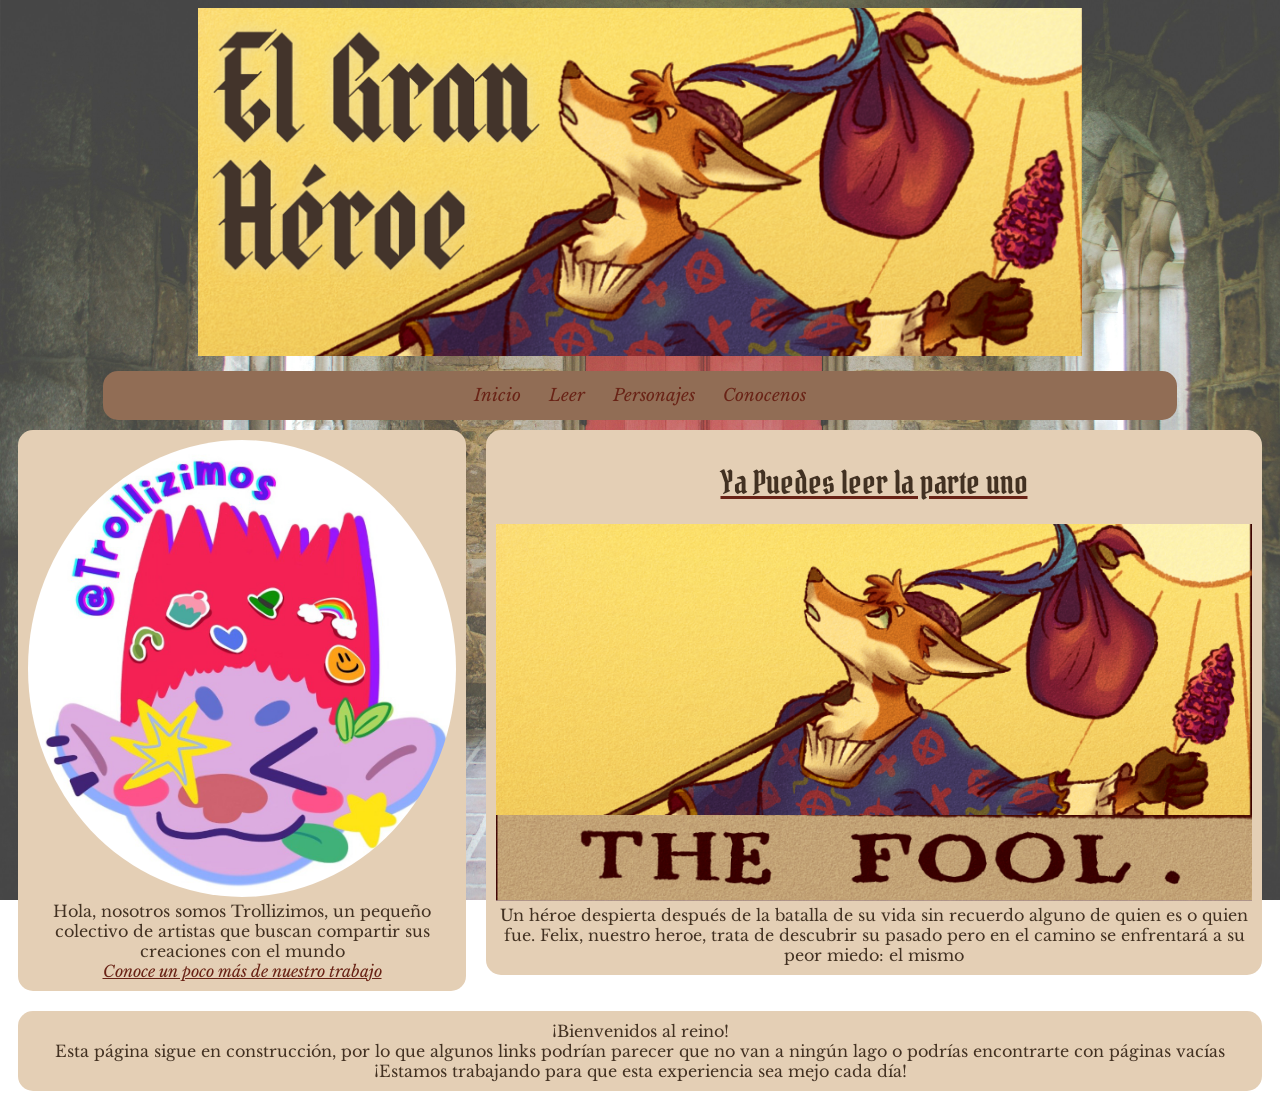
<file: index.html>
<!DOCTYPE html>
<html>
    <head>
    <meta charset="UTF-8">
    <meta name="viewport" content="width=device-width, initial-scale=1.0">
    <title>Home</title>
    <link rel="stylesheet" href="https://smutbean.github.io/elgranheroe/style.css">
    </head>

    <body class="fondomain">
        <img src="https://smutbean.github.io/elgranheroe/assets/GranHeoreBanner.png" class="bannerprinc">

        <div class="navbar">
            <a href="https://smutbean.github.io/elgranheroe/index.html"> Inicio </a> 
            <a href="https://smutbean.github.io/elgranheroe/leer.html"> Leer </a>
            <a href="https://smutbean.github.io/elgranheroe/personajes.html"> Personajes </a> 
            <a href="https://smutbean.github.io/elgranheroe/conocenos.html"> Conocenos </a>
        </div>
        
        <div class="cont1">
            <div class="seccion1">
                <img class="logotroll" src="https://smutbean.github.io/elgranheroe/assets/trollizimoslogo.jpeg">
                Hola, nosotros somos Trollizimos, un pequeño colectivo de artistas que buscan compartir sus creaciones con el mundo
                <br>
                <a href="https://smutbean.github.io/elgranheroe/conocenos.html">Conoce un poco más de nuestro trabajo</a>
            </div>
            <div class="seccion">
                <a href="p1.html"><h1>Ya Puedes leer la parte uno</h1></a>
                
                <img src="https://smutbean.github.io/elgranheroe/img/previewcap1.png">
                
                Un héroe despierta después de la batalla de su
vida sin recuerdo alguno de quien es o quien
fue. Felix, nuestro heroe, trata de descubrir su
pasado pero en el camino se enfrentará a su
peor miedo: 

el mismo
            </div>
            </div>

            <div class="cont1">
            <div class="seccion">
                ¡Bienvenidos al reino!
                <br>
                Esta página sigue en construcción, por lo que algunos links podrían parecer que no van a ningún lago o podrías encontrarte con páginas vacías
                <br>
                ¡Estamos trabajando para que esta experiencia sea mejo cada día!
            </div>
            </div>

        </div>

    </body>
</html>
</file>
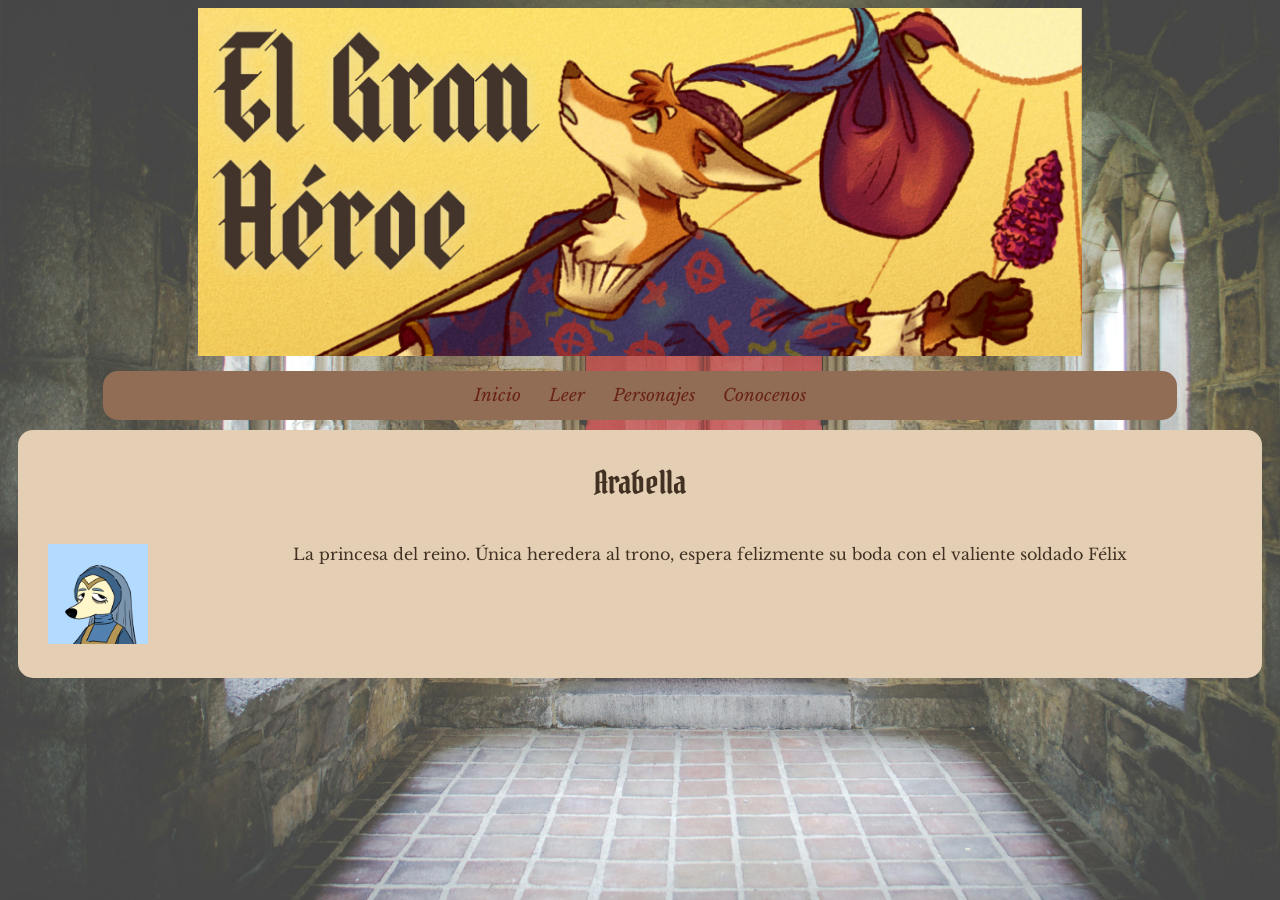
<file: Arabella.html>
<!DOCTYPE html>
<html>
    <head>
    <meta charset="UTF-8">
    <meta name="viewport" content="width=device-width, initial-scale=1.0">
    <title>Arabella</title>
    <link rel="stylesheet" href="https://smutbean.github.io/elgranheroe/style.css">
    </head>

    <body class="fondomain">
        <img src="https://smutbean.github.io/elgranheroe/assets/GranHeoreBanner.png" class="bannerprinc">

        <div class="navbar">
            <a href="https://smutbean.github.io/elgranheroe/index.html"> Inicio </a> 
            <a href="https://smutbean.github.io/elgranheroe/leer.html"> Leer </a>
            <a href="https://smutbean.github.io/elgranheroe/personajes.html"> Personajes </a> 
            <a href="https://smutbean.github.io/elgranheroe/conocenos.html"> Conocenos </a>
        </div>
        <div class="cont1">
            <div class="seccion">
                <h1>Arabella</h1>

                <div class="cont1">
                    <div class="seccion2">
                        <img src="https://smutbean.github.io/elgranheroe/assets/Arabella-pfp.png">
                    </div>
                    <div class="seccion">
                 La princesa del reino. Única heredera al trono, espera felizmente su boda con el valiente soldado Félix

                    </div>
                </div>

            </div>

        </div>

    </body>
</html>
</file>
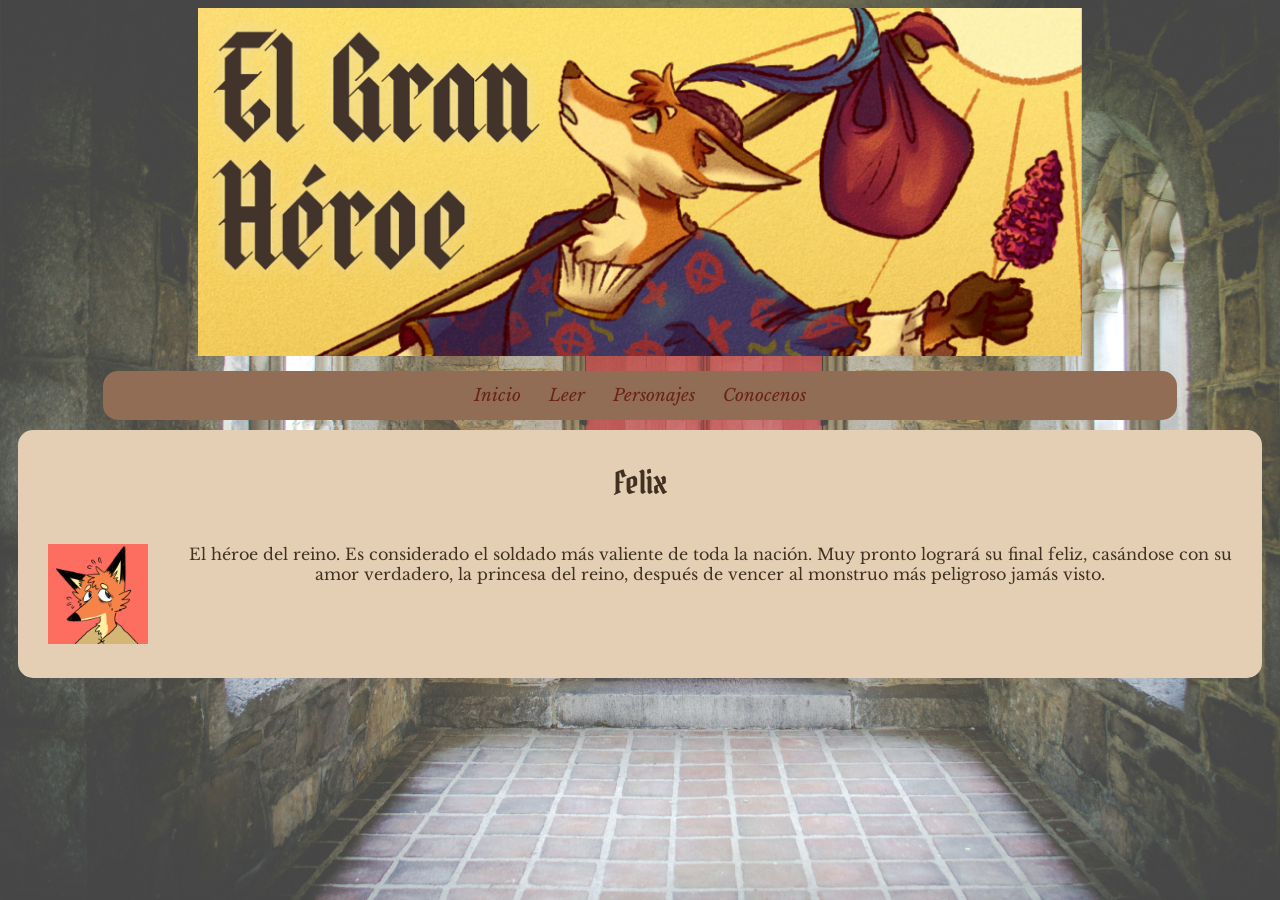
<file: Felix.html>
<!DOCTYPE html>
<html>
    <head>
    <meta charset="UTF-8">
    <meta name="viewport" content="width=device-width, initial-scale=1.0">
    <title>Arabella</title>
    <link rel="stylesheet" href="https://smutbean.github.io/elgranheroe/style.css">
    </head>

    <body class="fondomain">
        <img src="https://smutbean.github.io/elgranheroe/assets/GranHeoreBanner.png" class="bannerprinc">

        <div class="navbar">
            <a href="https://smutbean.github.io/elgranheroe/index.html"> Inicio </a> 
            <a href="https://smutbean.github.io/elgranheroe/leer.html"> Leer </a>
            <a href="https://smutbean.github.io/elgranheroe/personajes.html"> Personajes </a> 
            <a href="https://smutbean.github.io/elgranheroe/conocenos.html"> Conocenos </a>
        </div>
        <div class="cont1">
            <div class="seccion">
                <h1>Felix</h1>

                <div class="cont1">
                    <div class="seccion2">
                        <img src="https://smutbean.github.io/elgranheroe/assets/Felix-pfp.png">
                    </div>
                    <div class="seccion">
                 El héroe del reino. Es considerado el soldado más valiente de toda la nación. 
                        Muy pronto logrará su final feliz, casándose con su amor verdadero, la princesa del reino, 
                        después de vencer al monstruo más peligroso jamás visto.

                    </div>
                </div>

            </div>

        </div>

    </body>
</html>
</file>
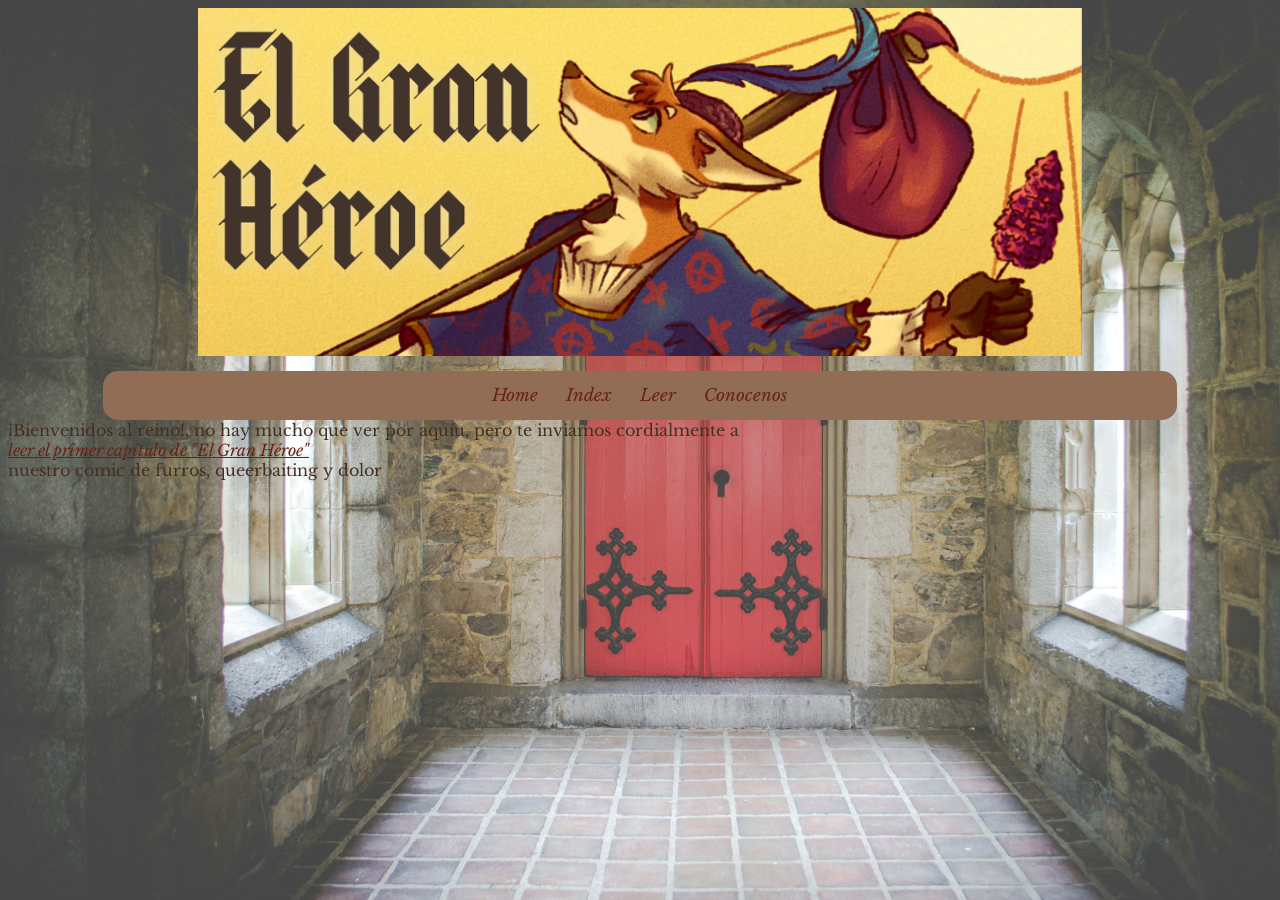
<file: home.html>
<!DOCTYPE html>
<html>
    <head>
    <meta charset="UTF-8">
    <meta name="viewport" content="width=device-width, initial-scale=1.0">
    <title>Home</title>
    <link rel="stylesheet" href="https://smutbean.github.io/elgranheroe/style.css">
    </head>

    <body class="fondomain">
        <img src="https://smutbean.github.io/elgranheroe/assets/GranHeoreBanner.png" class="bannerprinc">

        <div class="navbar">
            <a href="https://smutbean.github.io/elgranheroe/home.html"> Home </a> 
            <a href="https://smutbean.github.io/elgranheroe/index.html"> Index </a> 
            <a href="https://smutbean.github.io/elgranheroe/leer.html"> Leer </a>
            <a href="https://smutbean.github.io/elgranheroe/conocenos.html"> Conocenos </a>
        </div>

        <div class="caja">
            ¡Bienvenidos al reino!, no hay mucho que ver por aquíu, pero te inviamos cordialmente a <br>
            <a href="https://smutbean.github.io/elgranheroe/leer.html"> leer el primer capítulo de "El Gran Héroe"</a>
            <br>nuestro comic de furros, queerbaiting y dolor
        </div>

    </body>
</html>
</file>
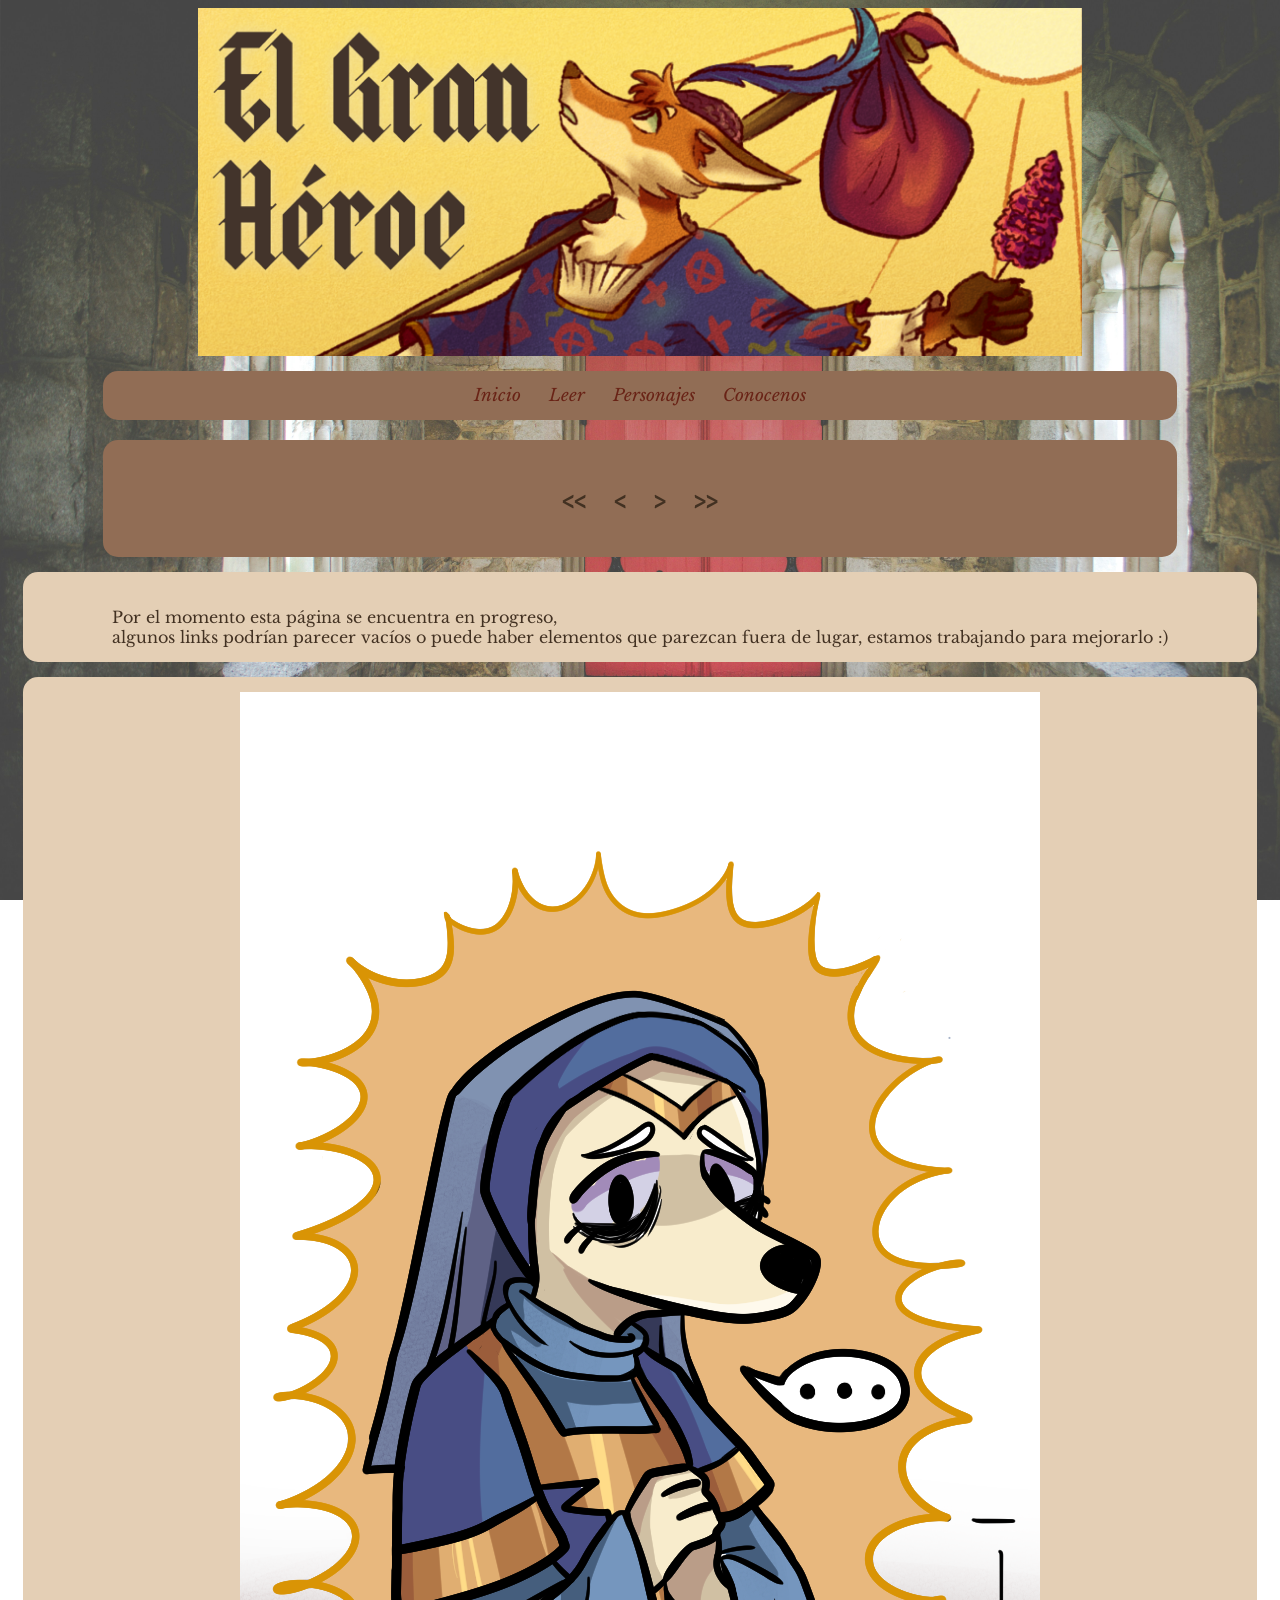
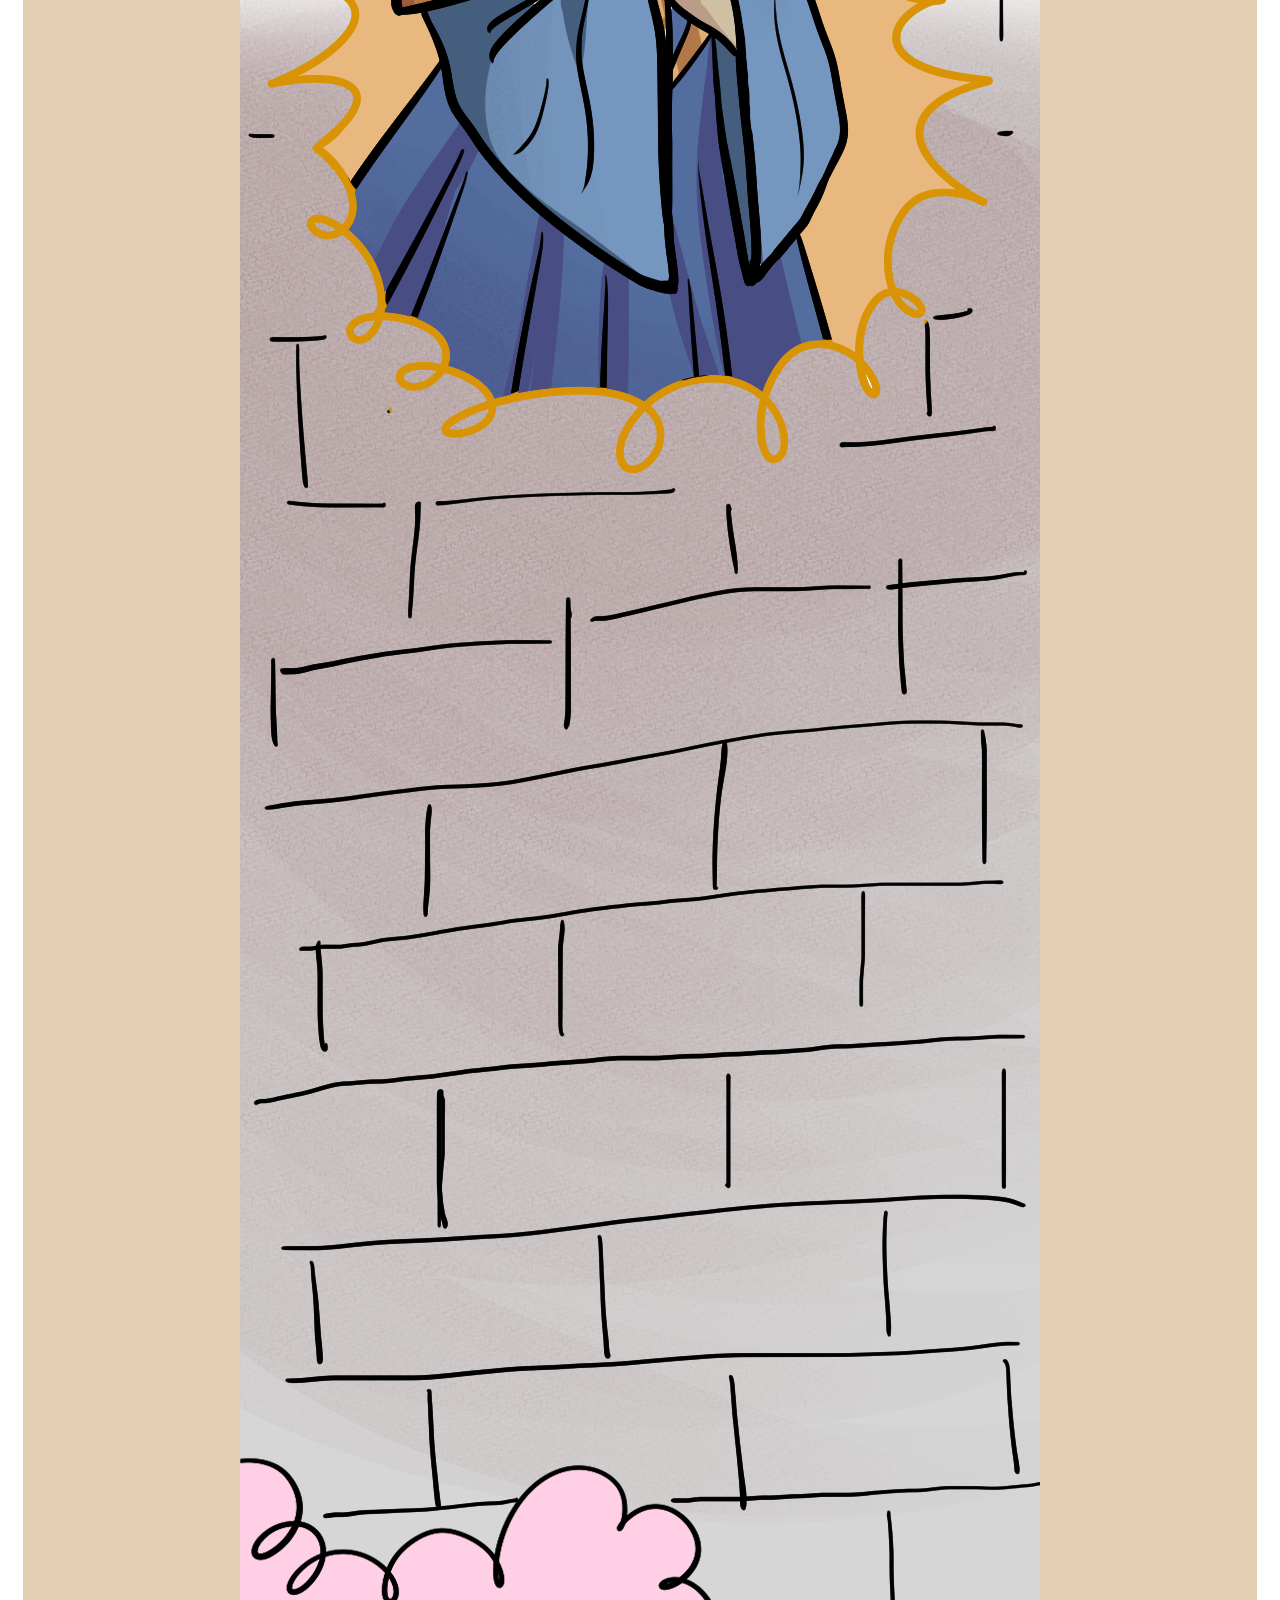
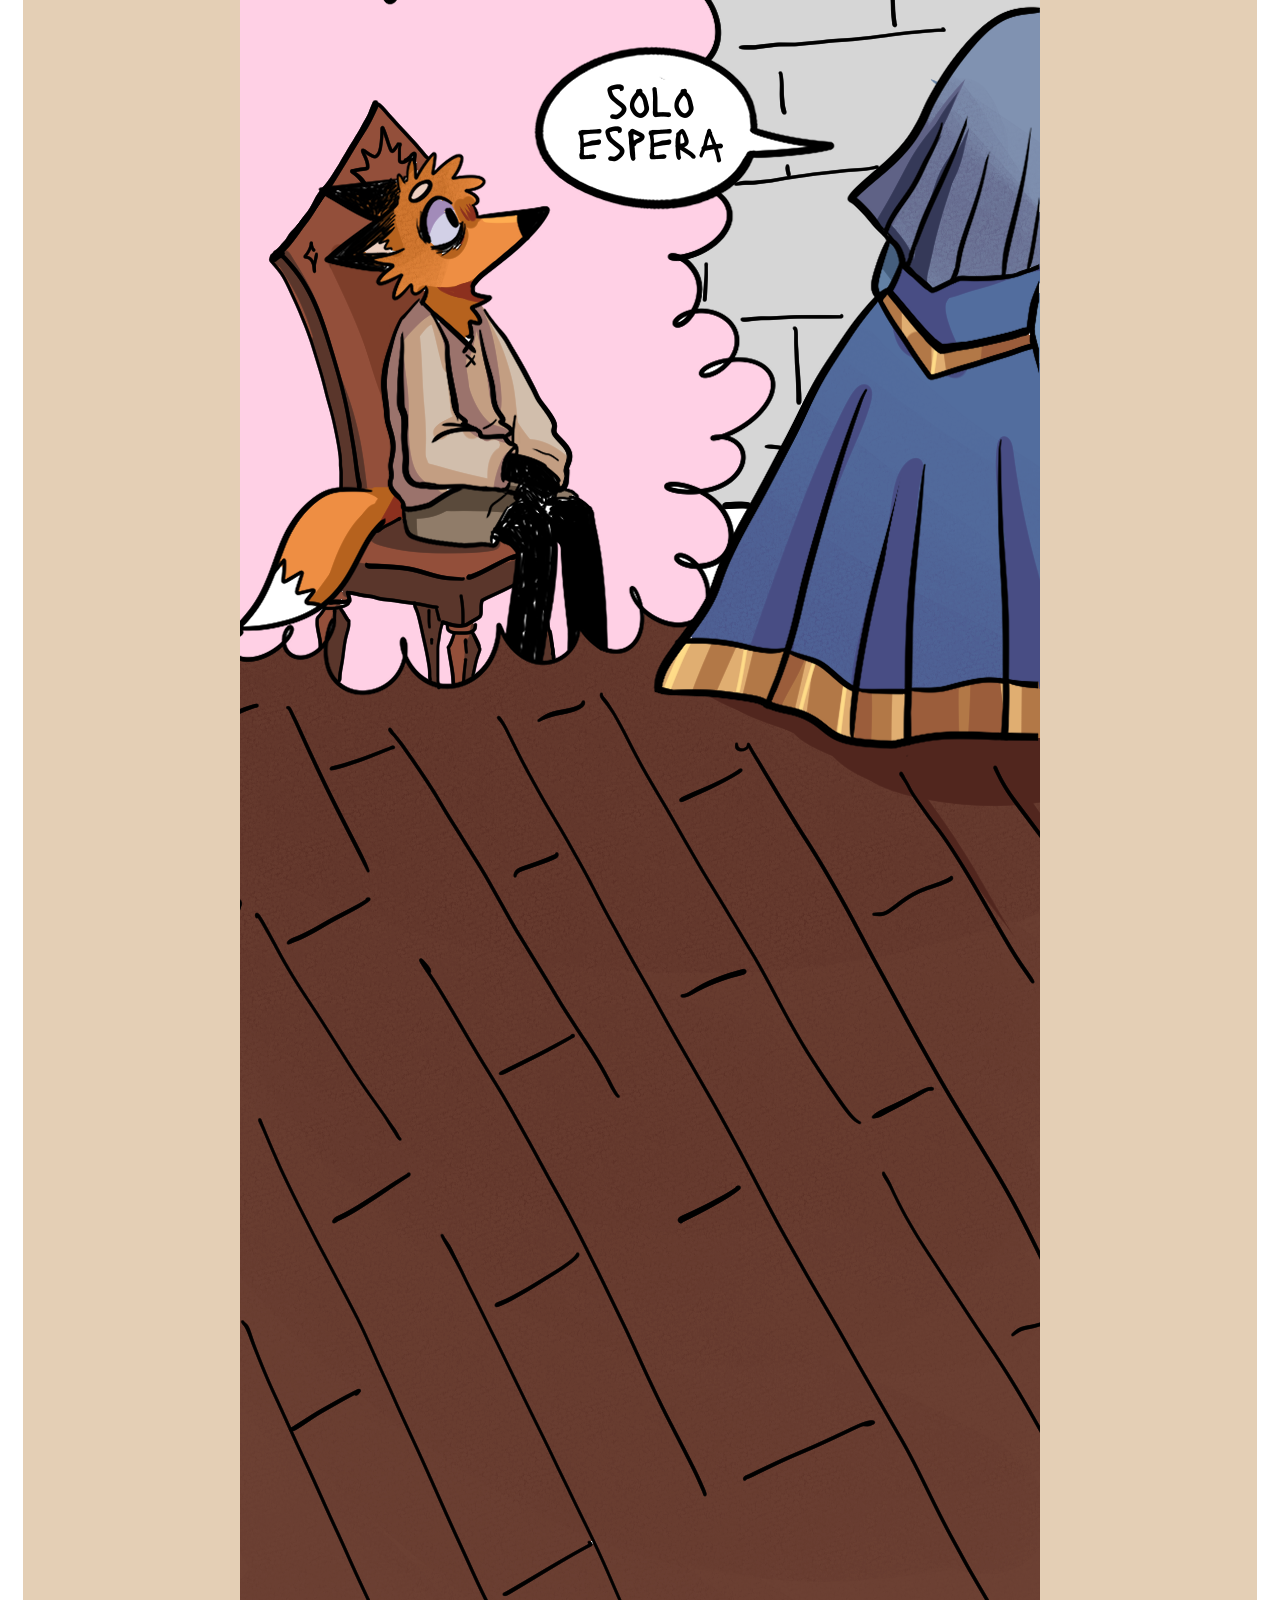
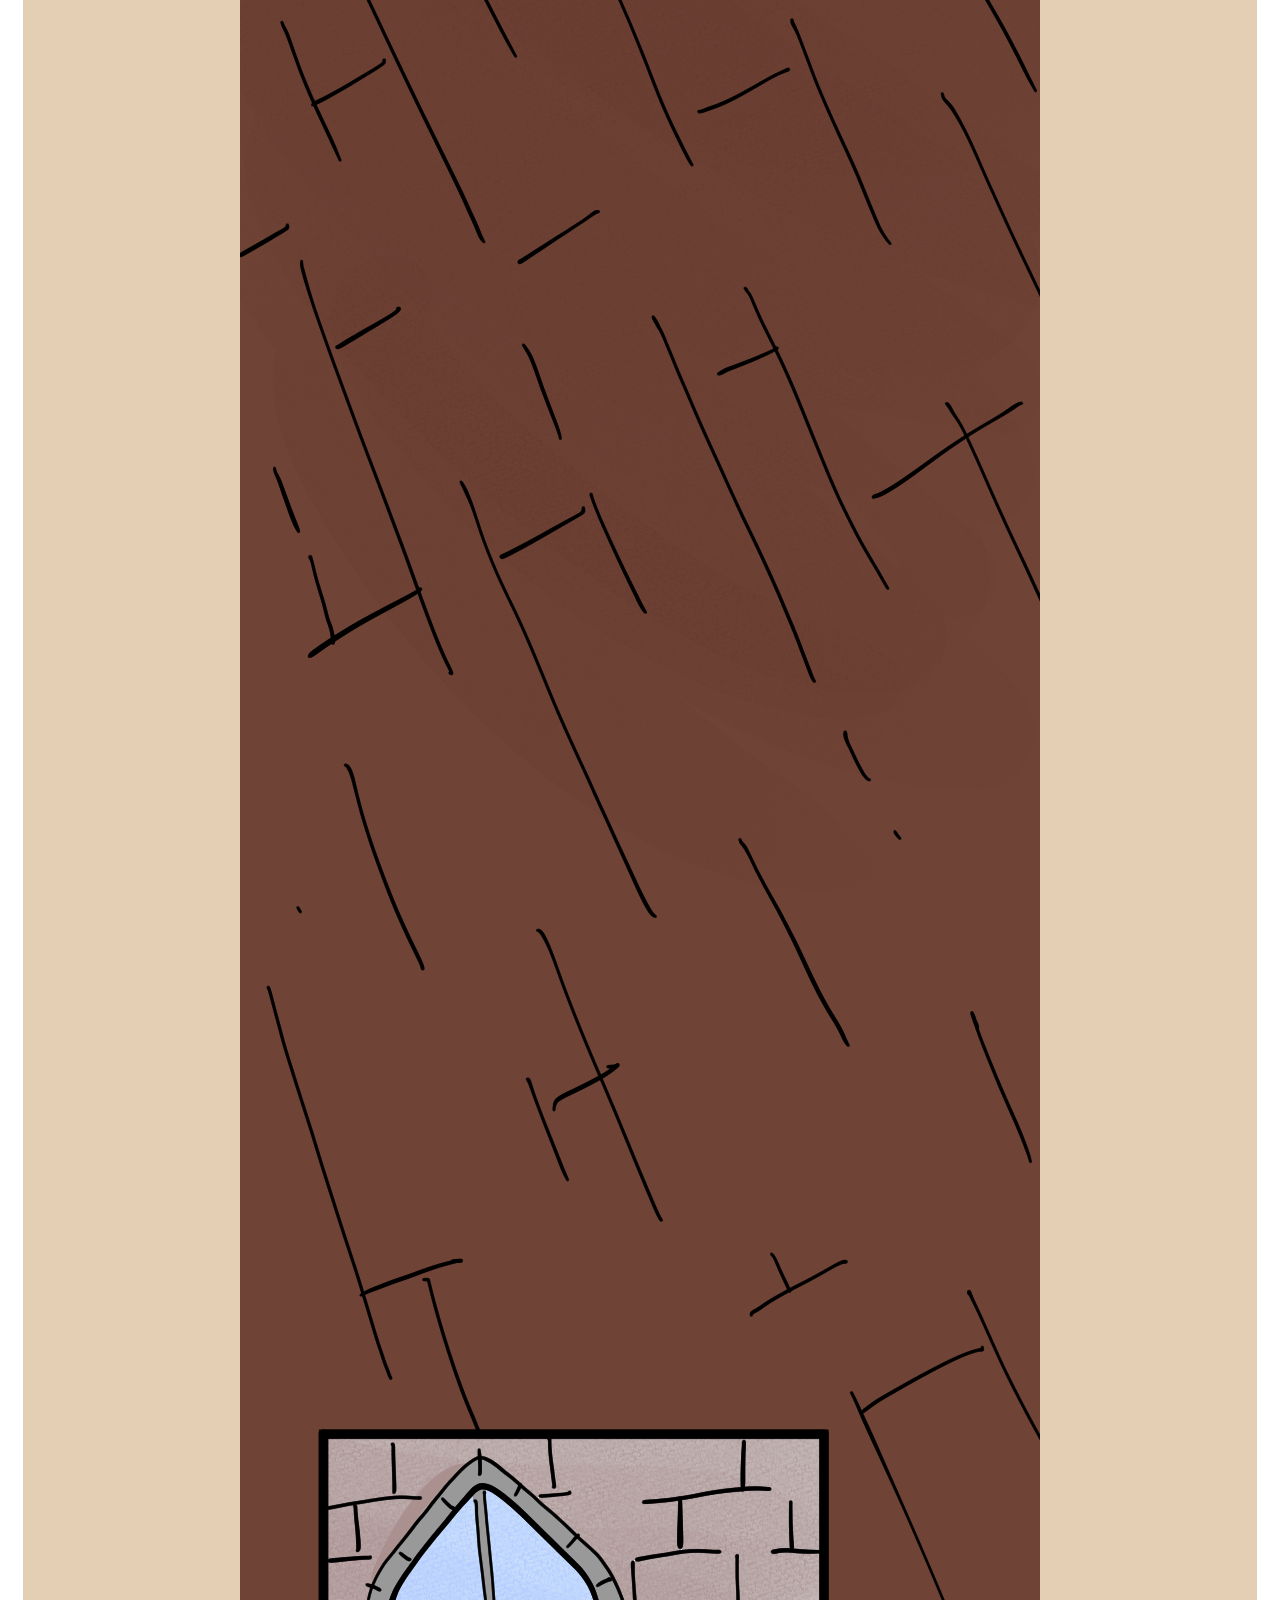
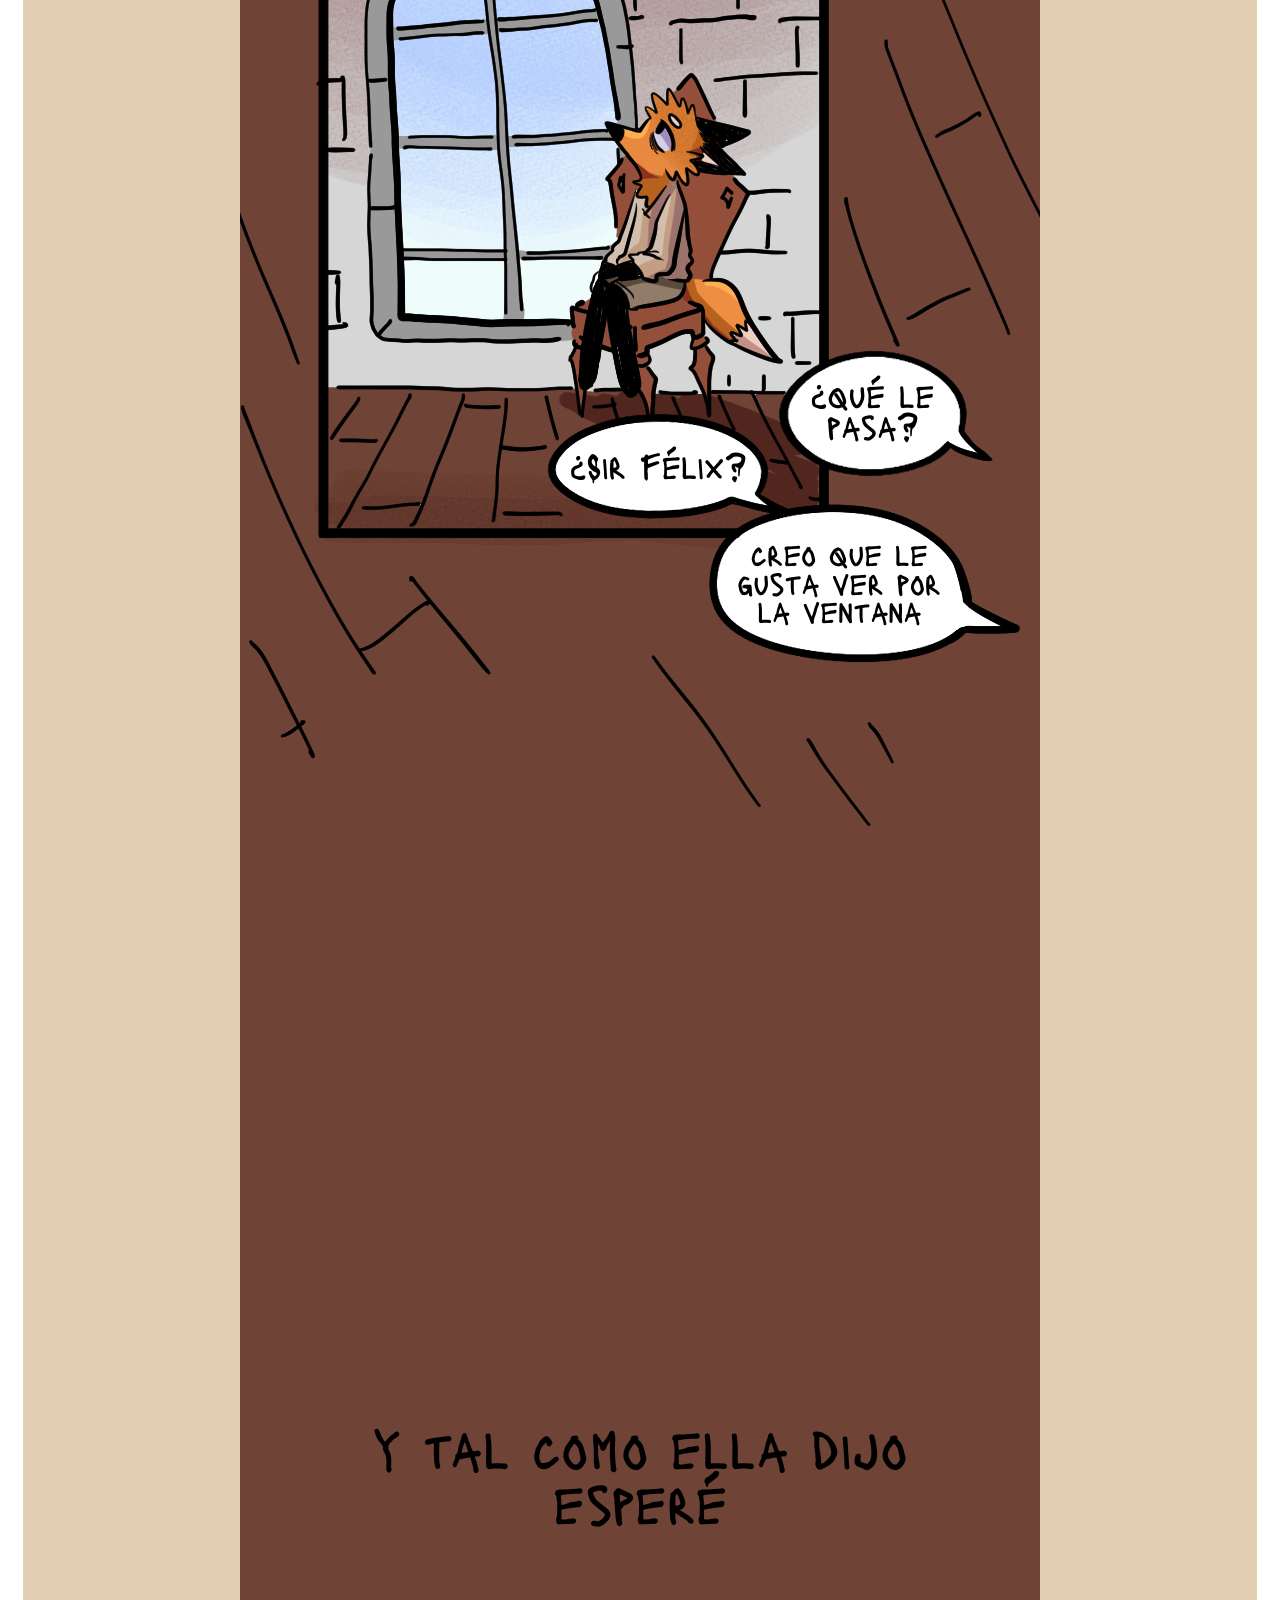
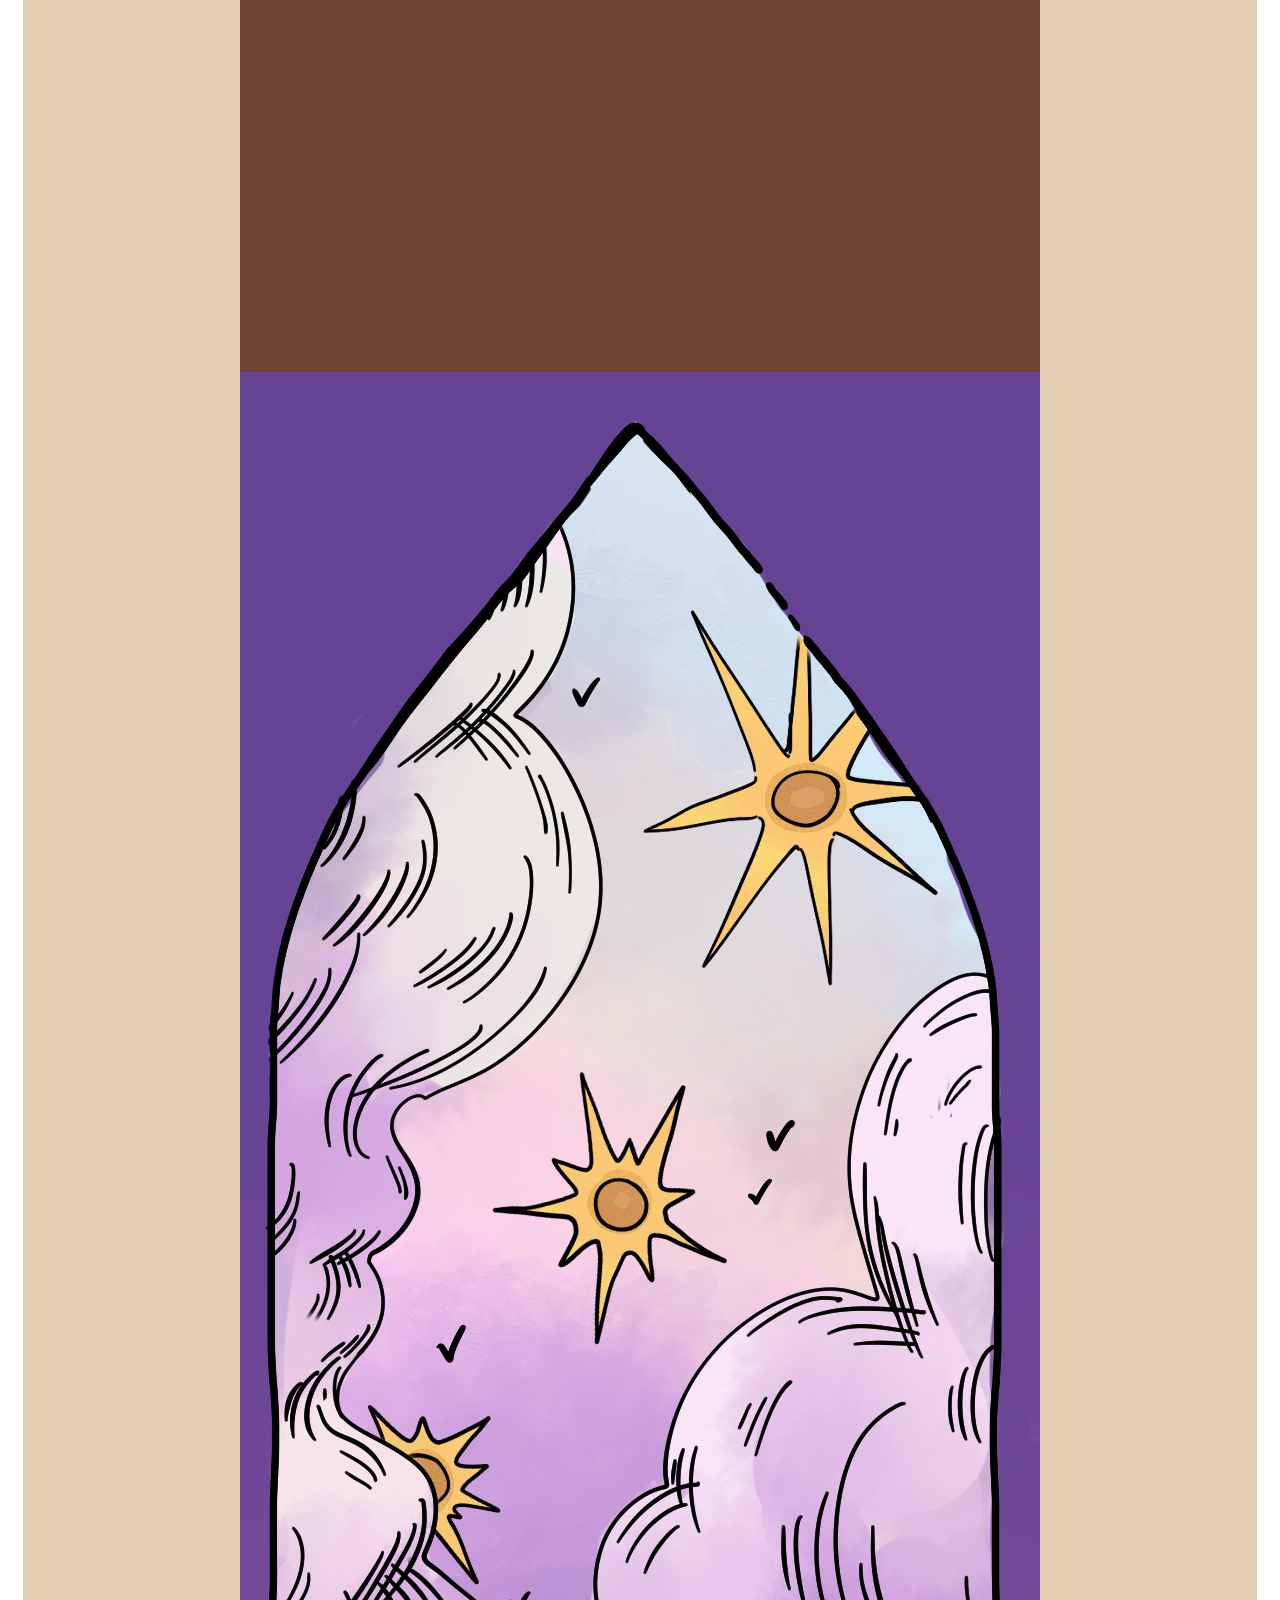
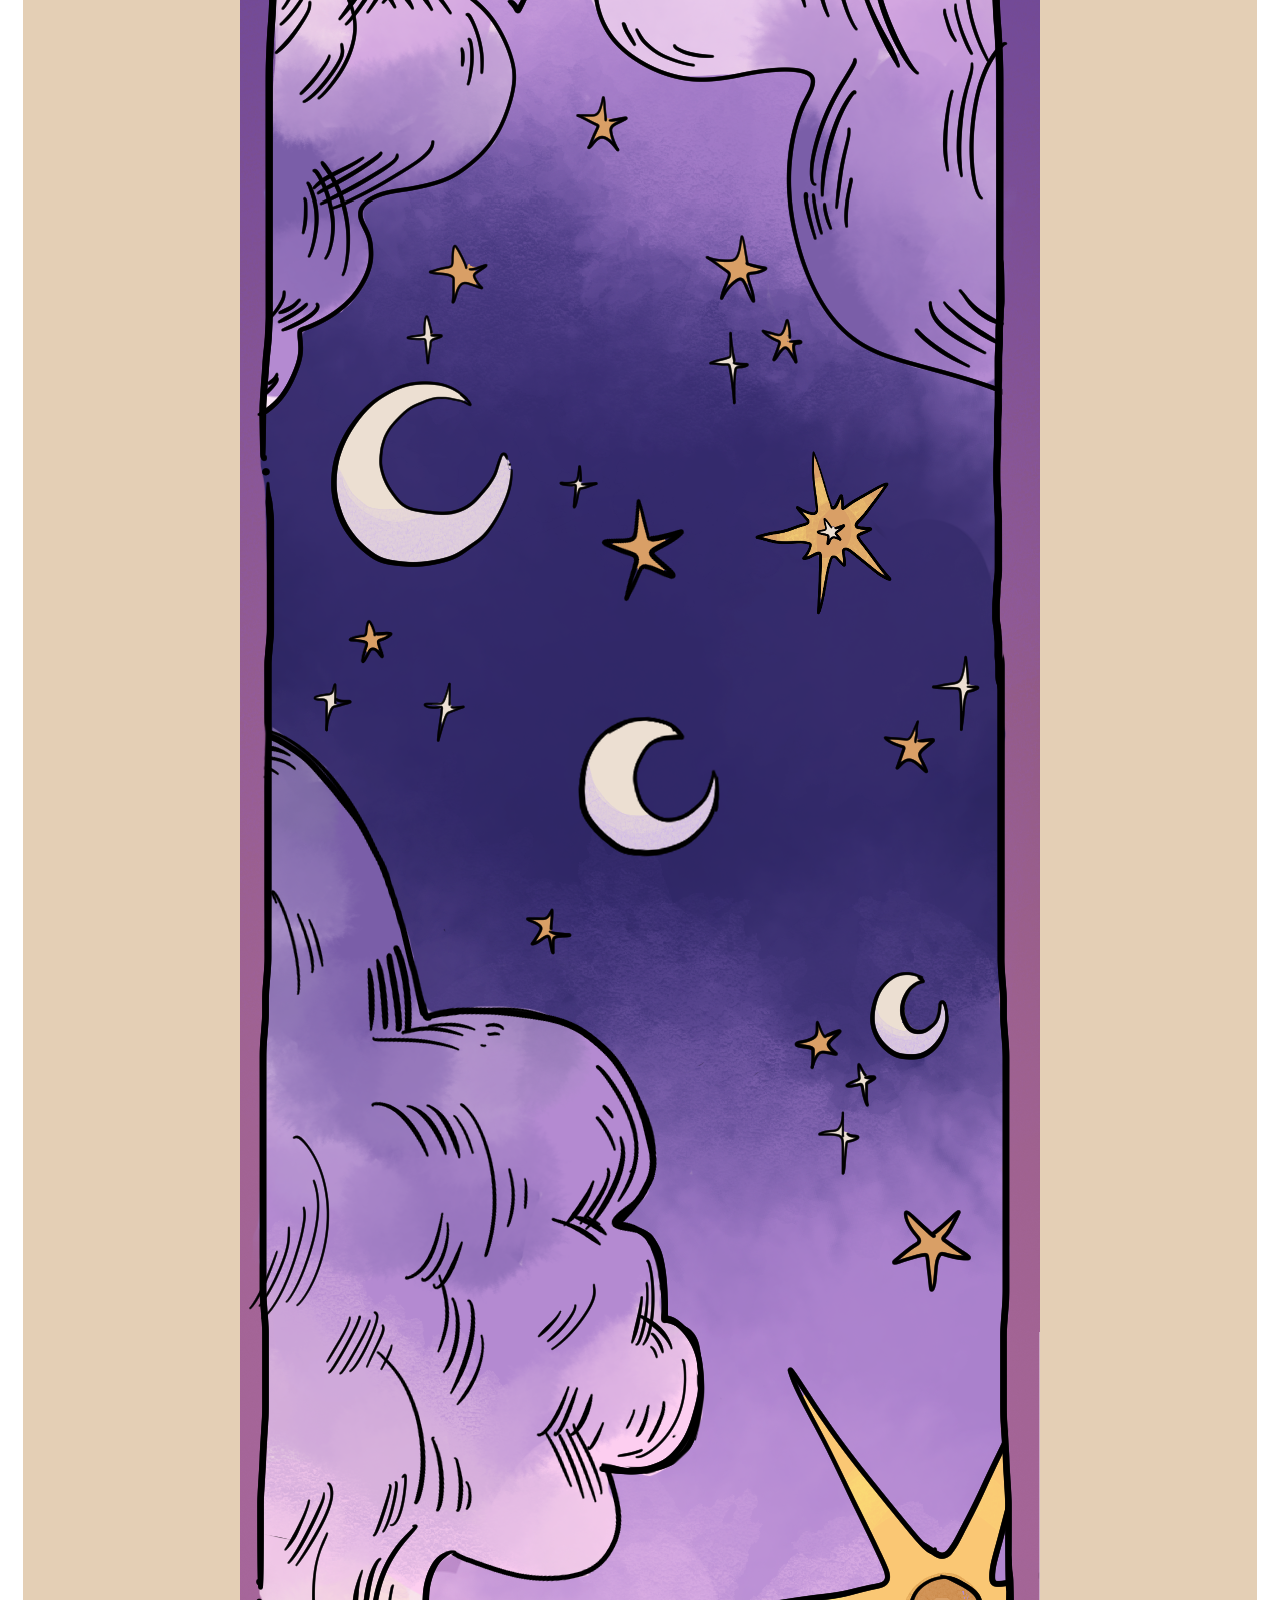
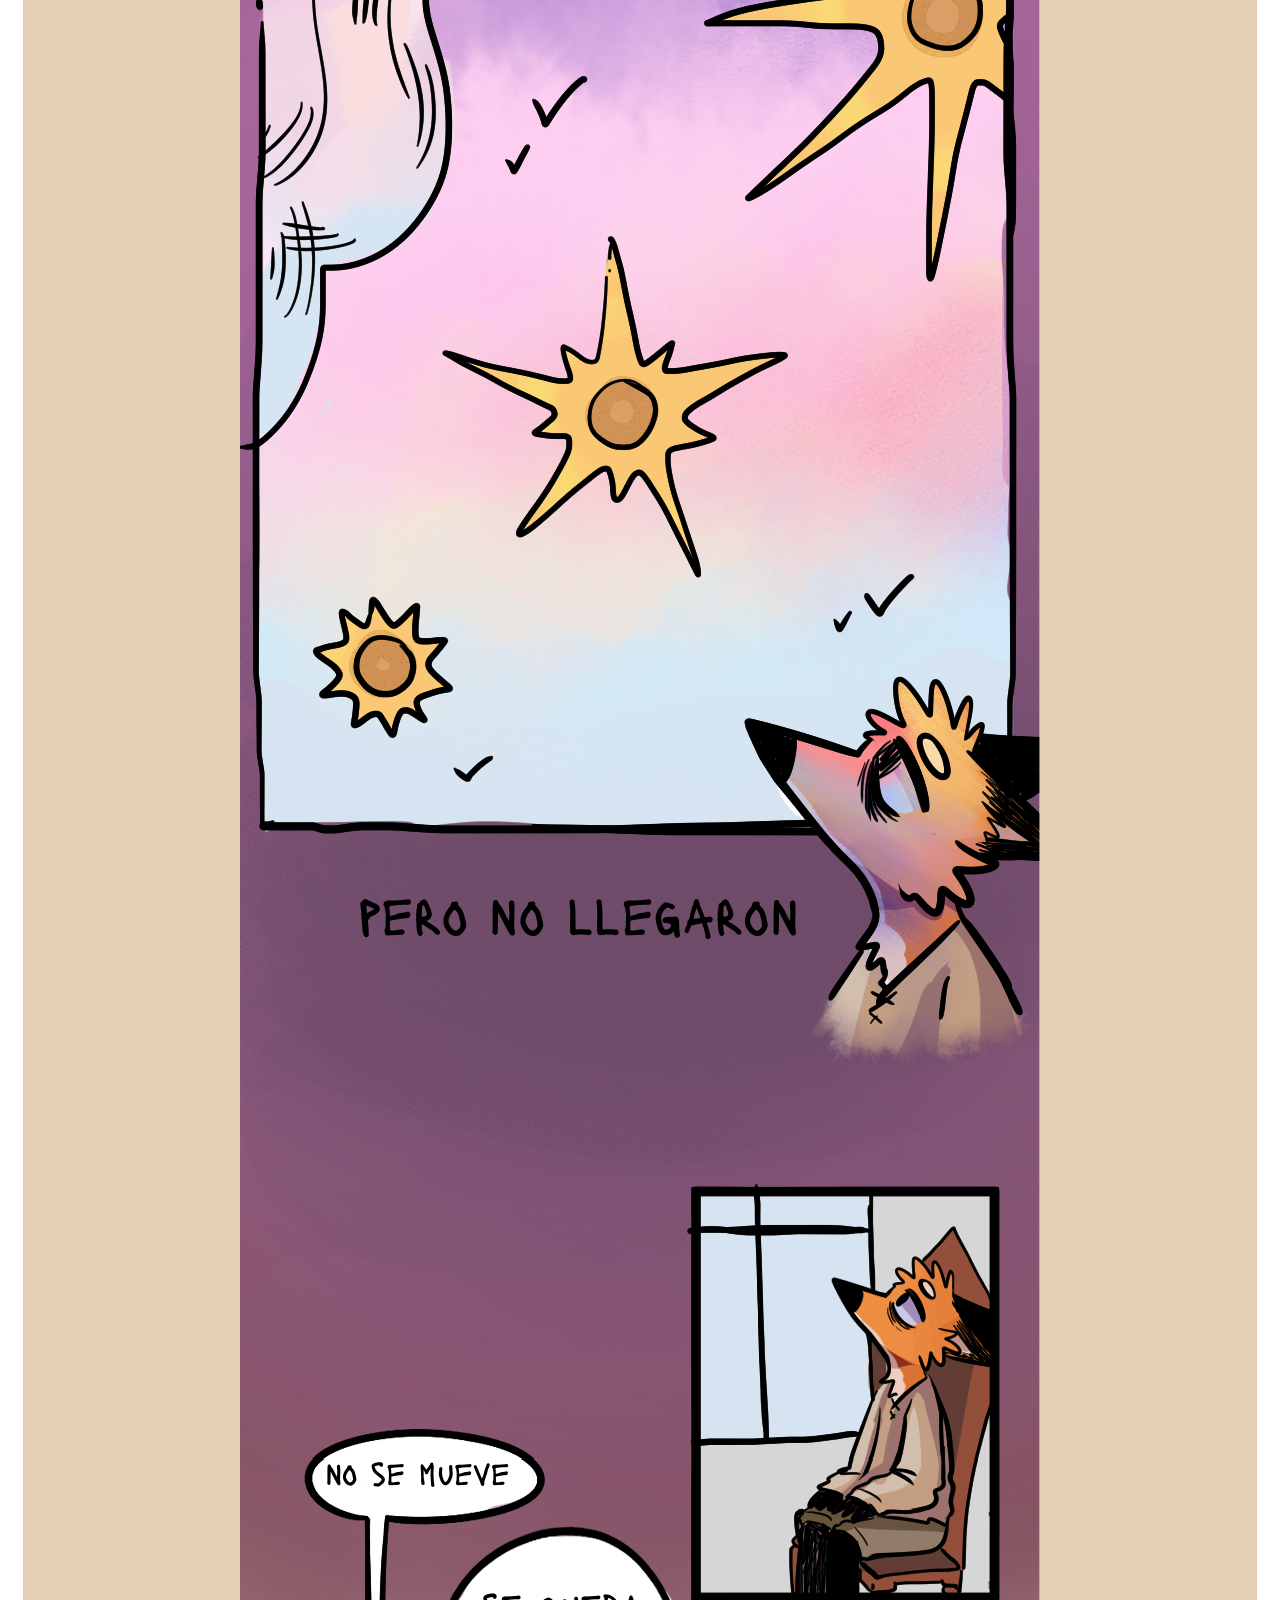
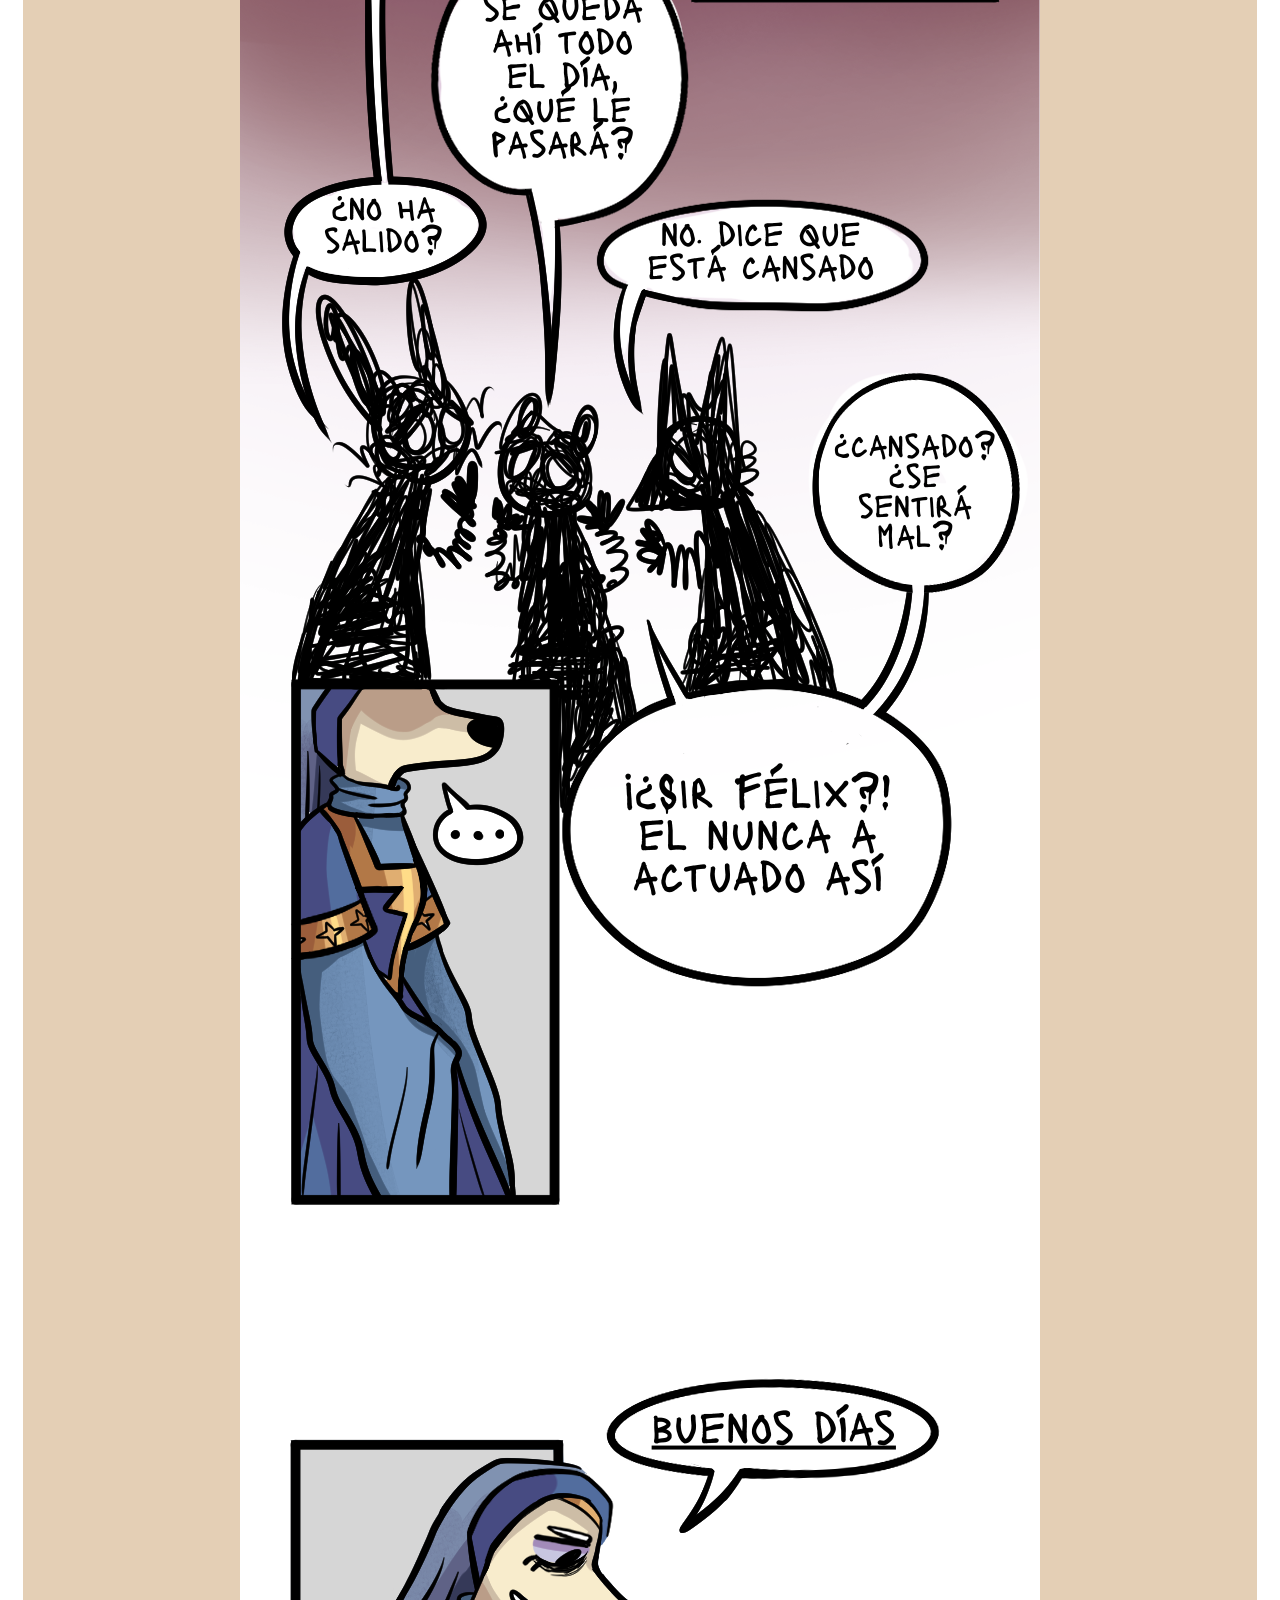
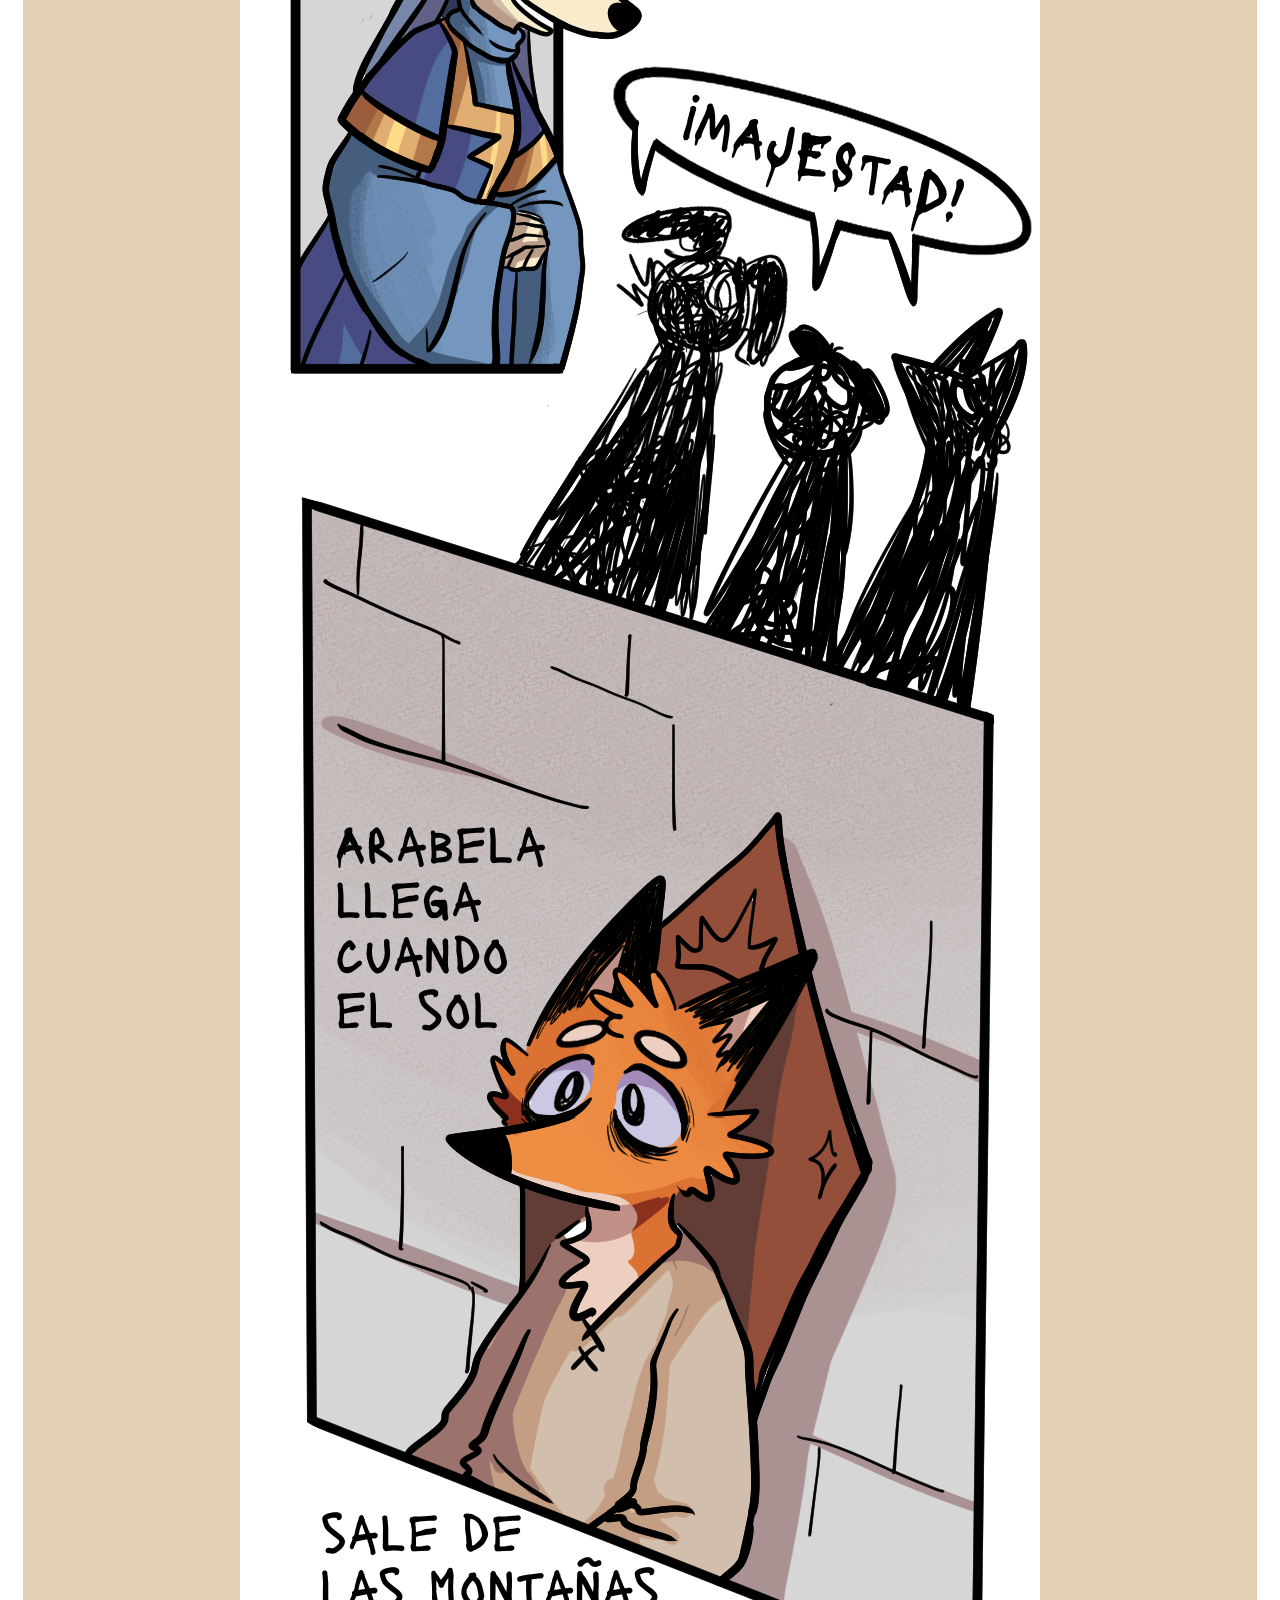
<file: p4.html>
<!DOCTYPE html>
<html>
    <head>
    <meta charset="UTF-8">
    <meta name="viewport" content="width=device-width, initial-scale=1.0">
    <title>Parte 1</title>
    <link rel="stylesheet" href="https://smutbean.github.io/elgranheroe/style.css">
    </head>

    <body class="fondomain">
        <img src="https://smutbean.github.io/elgranheroe/assets/GranHeoreBanner.png" class="bannerprinc">

        <div class="navbar">
            <a href="https://smutbean.github.io/elgranheroe/index.html"> Inicio </a> 
            <a href="https://smutbean.github.io/elgranheroe/leer.html"> Leer </a>
            <a href="https://smutbean.github.io/elgranheroe/personajes.html"> Personajes </a> 
            <a href="https://smutbean.github.io/elgranheroe/conocenos.html"> Conocenos </a>
        </div>
        
        <br>

        <div class="navbar">
            <a href="https://smutbean.github.io/elgranheroe/p1.html"> <h1> <<  </h1> </a> 
            <a href="https://smutbean.github.io/elgranheroe/p2.html"> <h1> <  </h1> </a> 
            <a href="https://smutbean.github.io/elgranheroe/p4.html"> <h1> >  </h1> </a> 
            <a href="https://smutbean.github.io/elgranheroe/p4.html"> <h1> >>  </h1> </a>
        </div>


<div class="contenedor">
        <div class="caja">
            <br>
            Por el momento esta página se encuentra en progreso,
            <br>
            algunos links podrían parecer vacíos o puede haber elementos que parezcan fuera de lugar, estamos trabajando para mejorarlo :) 
        </div>
</div>

<div class="contenedor">

        <div class="caja">
            <img src="https://smutbean.github.io/elgranheroe/paginas/158.png">
    <img src="https://smutbean.github.io/elgranheroe/paginas/159.png">
    <img src="https://smutbean.github.io/elgranheroe/paginas/160.png">
    <img src="https://smutbean.github.io/elgranheroe/paginas/161.png">
    <img src="https://smutbean.github.io/elgranheroe/paginas/162.png">
    <img src="https://smutbean.github.io/elgranheroe/paginas/163.png">
    <img src="https://smutbean.github.io/elgranheroe/paginas/164.png">
    <img src="https://smutbean.github.io/elgranheroe/paginas/165.png">
    <img src="https://smutbean.github.io/elgranheroe/paginas/166.png">
    <img src="https://smutbean.github.io/elgranheroe/paginas/167.png">
    <img src="https://smutbean.github.io/elgranheroe/paginas/168.png">
    <img src="https://smutbean.github.io/elgranheroe/paginas/169.png">
    <img src="https://smutbean.github.io/elgranheroe/paginas/170.png">
    <img src="https://smutbean.github.io/elgranheroe/paginas/171.png">
    <img src="https://smutbean.github.io/elgranheroe/paginas/172.png">
    <img src="https://smutbean.github.io/elgranheroe/paginas/173.png">
    <img src="https://smutbean.github.io/elgranheroe/paginas/174.png">
    <img src="https://smutbean.github.io/elgranheroe/paginas/175.png">
    <img src="https://smutbean.github.io/elgranheroe/paginas/176.png">
    <img src="https://smutbean.github.io/elgranheroe/paginas/177.png">
    <img src="https://smutbean.github.io/elgranheroe/paginas/178.png">
    <img src="https://smutbean.github.io/elgranheroe/paginas/179.png">
    <img src="https://smutbean.github.io/elgranheroe/paginas/180.png">
    <img src="https://smutbean.github.io/elgranheroe/paginas/181.png">
    <img src="https://smutbean.github.io/elgranheroe/paginas/182.png">
    <img src="https://smutbean.github.io/elgranheroe/paginas/183.png">
    <img src="https://smutbean.github.io/elgranheroe/paginas/184.png">
    <img src="https://smutbean.github.io/elgranheroe/paginas/185.png">
    <img src="https://smutbean.github.io/elgranheroe/paginas/186.png">
    <img src="https://smutbean.github.io/elgranheroe/paginas/187.png">
    <img src="https://smutbean.github.io/elgranheroe/paginas/188.png">
    <img src="https://smutbean.github.io/elgranheroe/paginas/189.png">
    <img src="https://smutbean.github.io/elgranheroe/paginas/190.png">
    <img src="https://smutbean.github.io/elgranheroe/paginas/191.png">
    <img src="https://smutbean.github.io/elgranheroe/paginas/192.png">
    <img src="https://smutbean.github.io/elgranheroe/paginas/193.png">
    <img src="https://smutbean.github.io/elgranheroe/paginas/194.png">
        </div>
        
</div>
        <div class="navbar">
            <a href="https://smutbean.github.io/elgranheroe/p1.html"> <h1> <<  </h1> </a> 
            <a href="https://smutbean.github.io/elgranheroe/p2.html"> <h1> <  </h1> </a> 
            <a href="https://smutbean.github.io/elgranheroe/p4.html"> <h1> >  </h1> </a> 
            <a href="https://smutbean.github.io/elgranheroe/p4.html"> <h1> >>  </h1> </a>
        </div>
    
    </body>

</html>
</file>
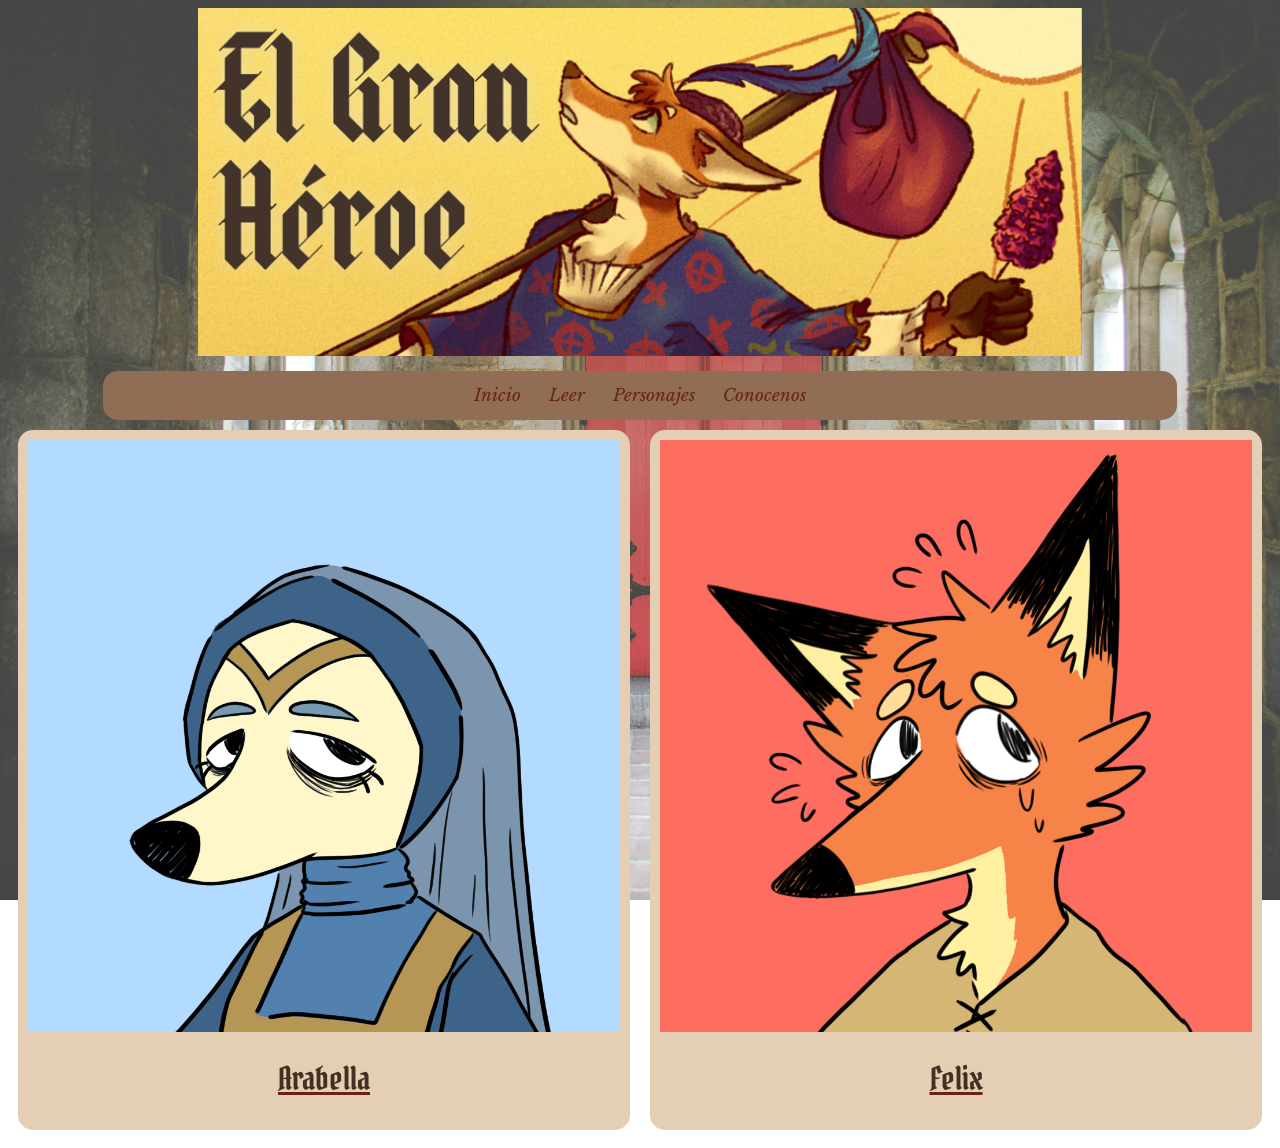
<file: personajes.html>
<!DOCTYPE html>
<html>
    <head>
    <meta charset="UTF-8">
    <meta name="viewport" content="width=device-width, initial-scale=1.0">
    <title>Personajes</title>
    <link rel="stylesheet" href="https://smutbean.github.io/elgranheroe/style.css">
    </head>

    <body class="fondomain">
        <img src="https://smutbean.github.io/elgranheroe/assets/GranHeoreBanner.png" class="bannerprinc">

        <div class="navbar">
            <a href="https://smutbean.github.io/elgranheroe/index.html"> Inicio </a> 
            <a href="https://smutbean.github.io/elgranheroe/leer.html"> Leer </a>
            <a href="https://smutbean.github.io/elgranheroe/personajes.html"> Personajes </a> 
            <a href="https://smutbean.github.io/elgranheroe/conocenos.html"> Conocenos </a>
        </div>

        <div class="cont1">
            <div class="seccion">
                <img src="https://smutbean.github.io/elgranheroe/assets/Arabella-pfp.png">
                <a href="https://smutbean.github.io/elgranheroe/Arabella.html"><h1>Arabella</h1></a>
            </div>
            <div class="seccion">
                <img src="https://smutbean.github.io/elgranheroe/assets/Felix-pfp.png">
                <a href="https://smutbean.github.io/elgranheroe/Felix.html"><h1>Felix</h1></a>
            </div>
            <!--<div class="seccion">
                <img src="/assets/Garypfp.png">
                <a href="/Gary.html"><h1>Gary</h1></a>
            </div>-->
            
        </div>

    </body>
</html>
</file>
